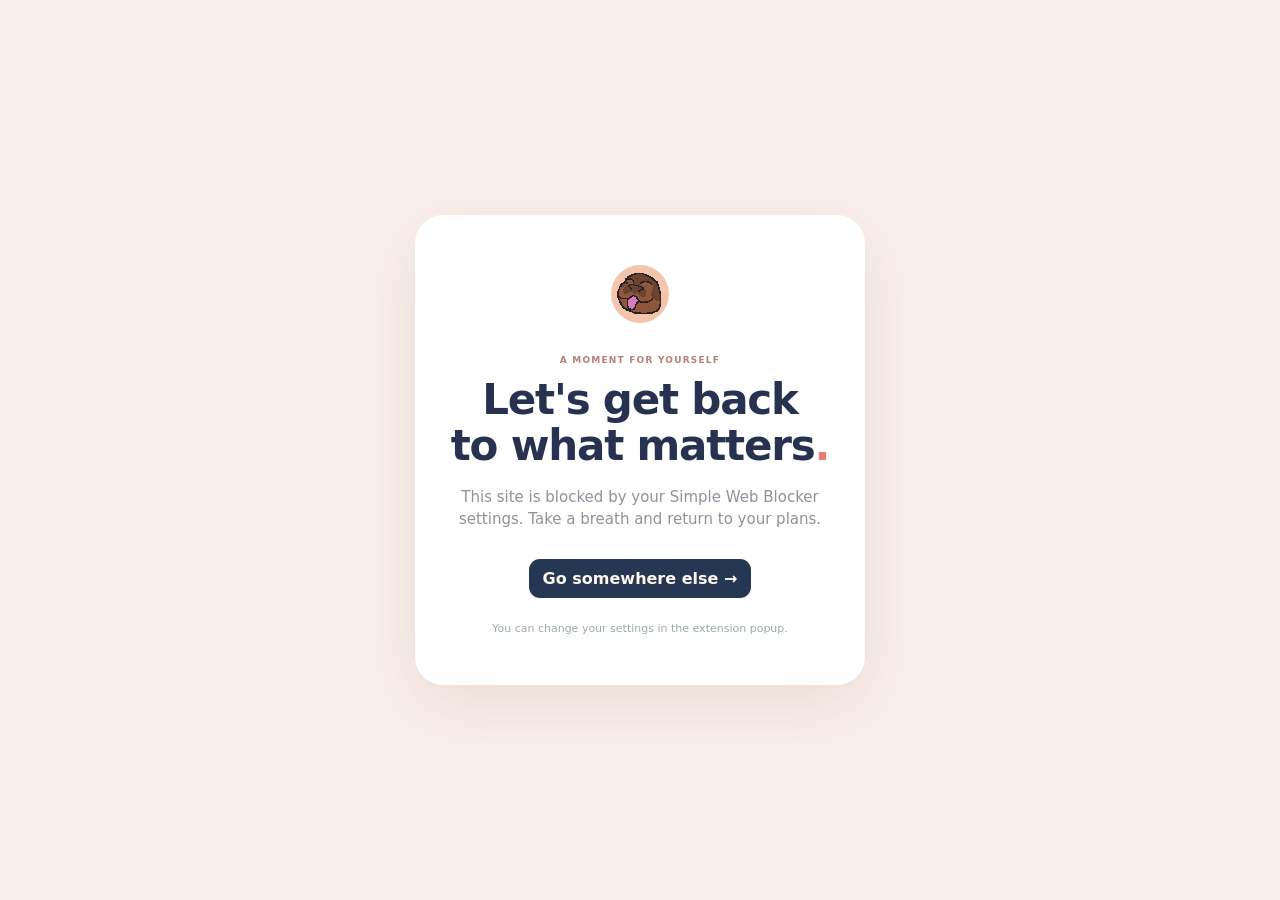
<file: src/blocked/index.html>
<!doctype html><html lang="en"><head><meta charset="utf-8"><meta name="viewport" content="width=device-width, initial-scale=1"><title>Time to focus</title><link rel="stylesheet" href="../styles/main.css"><link rel="stylesheet" href="../styles/pastel.css"></head><body class="blocked"><main class="blocked-card"><img class="blocked-icon mascot" src="../../assets/icons/logo.png" alt=""><span class="eyebrow">A MOMENT FOR YOURSELF</span><h1>Let's get back<br>to what matters<span>.</span></h1><p>This site is blocked by your Simple Web Blocker settings. Take a breath and return to your plans.</p><a class="primary link" href="https://www.google.com/">Go somewhere else →</a><small>You can change your settings in the extension popup.</small></main></body></html>
</file>
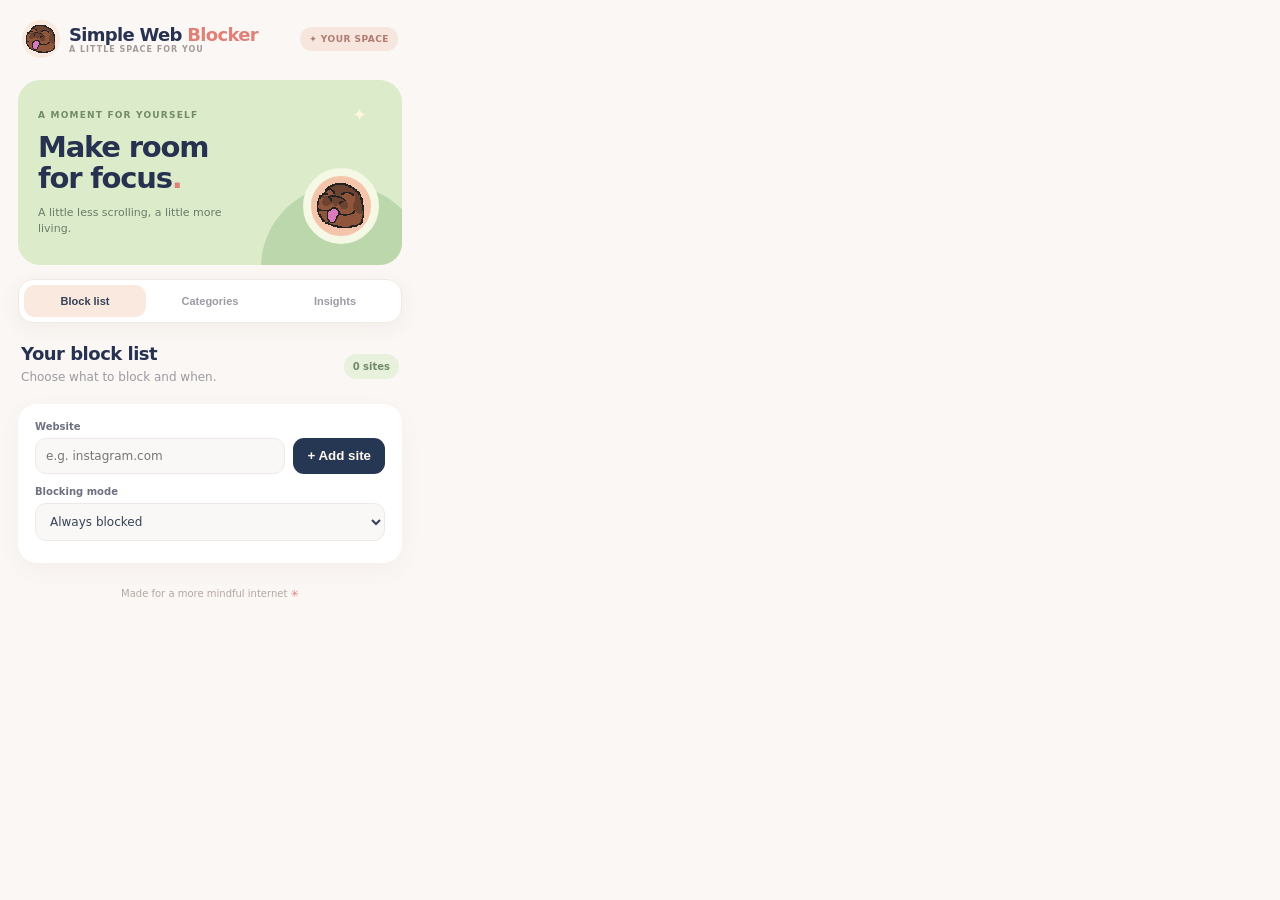
<file: src/popup/index.html>
<!doctype html><html lang="en"><head><meta charset="utf-8"><meta name="viewport" content="width=device-width, initial-scale=1"><title>Simple Web Blocker</title><link rel="stylesheet" href="../styles/main.css"><link rel="stylesheet" href="../styles/pastel.css"></head><body>
<header><div class="brand"><img class="logo mascot" src="../../assets/icons/logo.png" alt=""><div><strong>Simple Web <span>Blocker</span></strong><small>A LITTLE SPACE FOR YOU</small></div></div><span class="badge">✦ YOUR SPACE</span></header>
<main><div class="intro"><div><span class="eyebrow">A MOMENT FOR YOURSELF</span><h1>Make room<br>for focus<span>.</span></h1><p>A little less scrolling, a little more living.</p></div><div class="orb" aria-hidden="true"><img class="mascot" src="../../assets/icons/logo.png" alt=""></div></div>
<nav aria-label="Sections"><button class="nav active" data-view="sites">Block list</button><button class="nav" data-view="categories">Categories</button><button class="nav" data-view="insights">Insights</button></nav>
<section id="sites" class="view"><div class="section-title"><div><h2>Your block list</h2><p>Choose what to block and when.</p></div><span id="count" class="pill">0 sites</span></div>
<form id="ruleForm"><label for="domain">Website</label><div class="row"><input id="domain" placeholder="e.g. instagram.com" required><button class="primary" type="submit">+ Add site</button></div><div class="fields"><div><label for="mode">Blocking mode</label><select id="mode"><option value="always">Always blocked</option><option value="schedule">On a schedule</option><option value="limit">Daily time limit</option></select></div><div id="limitField" hidden><label for="minutes">Minutes per day</label><input id="minutes" type="number" min="1" max="1440" value="30"></div></div><div id="scheduleFields" hidden><div class="fields"><div><label for="start">From</label><input id="start" type="time" value="09:00"></div><div><label for="end">To</label><input id="end" type="time" value="17:00"></div></div><label>Repeat on</label><div id="days" class="days"></div></div><p id="message" role="status"></p></form><div id="siteList" class="list"></div></section>
<section id="categories" class="view" hidden><div class="section-title"><div><h2>Block by category</h2><p>Quick boundaries for common distractions.</p></div></div><p class="note">Each category blocks a small curated list, not every site in that category.</p><div id="categoryList" class="list"></div></section>
<section id="insights" class="view" hidden><div class="section-title"><div><h2>Your digital habits</h2><p>Approximate active browsing time, stored on this device.</p></div></div><div class="stat"><span>TODAY'S BROWSING</span><strong id="total">0 min</strong><small>Active tab in a focused browser window</small></div><h3>Last 7 days</h3><div id="chart" class="chart"></div><h3>Today by site</h3><div id="usageList" class="list"></div><button id="clearUsage" class="text-button">Clear usage history</button></section>
<footer>Made for a more mindful internet <span>✳</span></footer></main><script src="index.js"></script></body></html>
</file>
<file: src/styles/main.css>
:root{font-family:Inter,system-ui,-apple-system,"Segoe UI",sans-serif;color:#223531;background:#f3fbf7;font-synthesis:none}*{box-sizing:border-box}body{margin:0;width:420px}header{background:#fff;display:flex;align-items:center;justify-content:space-between;padding:18px 22px;border-bottom:1px solid #e4efea}.brand{display:flex;gap:10px;align-items:center}.logo,.blocked-icon{display:grid;place-items:center;background:#36bd8d;color:white;border-radius:12px;width:37px;height:37px;font-size:26px}.brand strong{font-size:18px;letter-spacing:-.7px}.brand strong span,h1 span,footer span{color:#32b989}.brand small{display:block;font-size:8px;letter-spacing:1.2px;color:#8ca29a;font-weight:700}.badge,.pill{font-size:10px;font-weight:800;color:#279b73;background:#e8f8f0;padding:7px 9px;border-radius:30px}.badge{letter-spacing:.7px}main{padding:20px 22px}.intro{display:flex;justify-content:space-between;align-items:center;padding:5px 0 20px}.eyebrow{font-size:9px;letter-spacing:1.5px;color:#38ae84;font-weight:800}h1{font-size:31px;letter-spacing:-1.4px;line-height:1.05;margin:9px 0}p{color:#82958e;font-size:12px;line-height:1.5;margin:4px 0}.orb{width:80px;height:80px;border-radius:50%;background:#d2f7e8;display:grid;place-items:center;color:#45c596;font-size:48px}nav{display:flex;gap:5px;border-bottom:1px solid #dcece4;margin-bottom:19px}.nav{border:0;background:none;padding:12px 13px;color:#83958e;cursor:pointer;font-weight:700;font-size:12px;border-bottom:2px solid transparent}.nav.active{color:#1e9d71;border-color:#32bd8d}.section-title{display:flex;align-items:center;justify-content:space-between;margin-bottom:16px}h2{font-size:18px;letter-spacing:-.5px;margin:0}h3{font-size:13px;margin:20px 0 10px}form,.stat{background:#fff;border:1px solid #e5efe9;border-radius:14px;padding:15px;box-shadow:0 8px 22px #1b5c3b0b}label{display:block;font-size:10px;font-weight:750;color:#657d72;margin:0 0 6px}.row,.fields{display:flex;gap:8px}.fields{margin-top:12px}.fields>div{flex:1;min-width:0}input:not([type=checkbox]),select{width:100%;border:1px solid #dce9e2;background:#fafdfa;border-radius:8px;padding:10px;color:#2c4339;font:inherit;font-size:12px;outline:none}input:focus,select:focus{border-color:#37bf90}.primary{background:#31b987;color:white;border:0;border-radius:8px;padding:10px 14px;white-space:nowrap;font-weight:750;cursor:pointer}.primary:hover{background:#279f75}#message{color:#258d6a;margin:5px 0 0}.days{display:flex;gap:5px}.day{position:relative;border-radius:50%;background:#eef5f1;width:31px;height:31px;display:grid;place-items:center;cursor:pointer}.day:has(input:checked){background:#34bd8c;color:white}.day input{position:absolute;opacity:0}.list{margin-top:12px}.item{display:flex;align-items:center;gap:10px;background:#fff;border:1px solid #e5efe9;border-radius:12px;padding:11px;margin-bottom:8px}.site-icon{width:37px;height:37px;flex:none;display:grid;place-items:center;border-radius:10px;background:#eaf9f1;color:#2eaa7e;font-weight:800}.item-info{min-width:0;flex:1}.item-info strong{display:block;font-size:12px;overflow-wrap:anywhere}.item-info small{display:block;color:#91a29a;font-size:10px;margin-top:4px;overflow-wrap:anywhere}.remove,.text-button{border:0;background:none;color:#a0aea7;font-size:11px;cursor:pointer}.remove:hover,.text-button:hover{color:#d15f5f}.empty,.note{font-size:11px;color:#8da097;padding:14px;text-align:center}.note{text-align:left;background:#e5f8ef;border-radius:9px}.toggle{accent-color:#31b987;width:19px;height:19px}.stat span,.stat small{display:block;color:#8aa097;font-size:10px}.stat strong{display:block;font-size:29px;margin:6px 0}.chart{height:100px;display:flex;align-items:end;gap:12px;padding:6px 10px 0;border-bottom:1px solid #e0eee6}.bar-column{height:100%;flex:1;display:flex;align-items:center;flex-direction:column;justify-content:end}.bar{width:100%;max-width:25px;background:#47c596;border-radius:5px 5px 0 0}.bar-column small{font-size:9px;color:#91a29a;margin:5px}.usage-row{display:flex;justify-content:space-between;font-size:11px;padding:8px 2px;border-bottom:1px solid #edf3ef}footer{font-size:10px;color:#a2b3a9;margin-top:25px;text-align:center}.blocked{width:auto;min-height:100vh;display:grid;place-items:center;background:#effbf5}.blocked-card{max-width:510px;text-align:center;padding:50px 35px;background:white;border:1px solid #e3f1e9;border-radius:24px;box-shadow:0 20px 60px #164d2e12}.blocked-icon{margin:0 auto 25px;width:58px;height:58px;font-size:38px}.blocked h1{font-size:42px}.blocked p{font-size:15px;max-width:380px;margin:18px auto 28px}.link{display:inline-block;text-decoration:none}.blocked small{display:block;color:#9aaba2;margin-top:24px;font-size:11px}[hidden]{display:none!important}
</file>
<file: src/styles/pastel.css>
/* A soft, playful layer inspired by wellness dashboards. */
:root{color:#292c3b;background:#fbf7f4}body{background:#fbf7f4}header{background:#fbf7f4;border:0;padding:20px 22px 14px}.brand{gap:9px}.logo{border-radius:50%;background:#263250;color:#fff3da;width:38px;height:38px;font-size:22px}.brand strong{font-size:18px;color:#263250}.brand strong span,h1 span,footer span{color:#df8178}.brand small{color:#a59998;letter-spacing:1px}.badge{background:#f6e6dd;color:#af7b70;font-size:9px;letter-spacing:.5px}main{padding:8px 18px 18px}.intro{position:relative;overflow:hidden;min-height:164px;background:#dcebc9;border-radius:22px;padding:23px 20px;margin-bottom:14px}.intro:before{content:"";position:absolute;width:165px;height:165px;right:-24px;bottom:-85px;border-radius:50%;background:#bbd7ab}.intro:after{content:"✦";position:absolute;right:35px;top:24px;color:#fef7de;font-size:18px}.intro>div:first-child{position:relative;z-index:1}.eyebrow{color:#718b69;font-size:9px;letter-spacing:1.2px}h1{color:#263250;font-size:29px;letter-spacing:-1.2px;line-height:1.08;margin:10px 0}.intro p{color:#687d69;max-width:195px;font-size:11px}.orb{position:absolute;right:23px;bottom:21px;width:76px;height:76px;border:8px solid #f5f8e5;background:#f4c5aa;color:#fff8e8;font-size:36px;box-shadow:0 7px 0 #bbd7ab}.orb span{transform:rotate(-15deg)}nav{background:#fff;border:1px solid #f0e9e4;padding:5px;border-radius:15px;gap:3px;margin-bottom:20px;box-shadow:0 5px 20px #5f4c4210}.nav{flex:1;border:0;border-radius:11px;padding:10px 6px;color:#9a9ba5;font-size:11px}.nav.active{border:0;color:#344158;background:#f9e9df}.section-title{margin:0 3px 14px}h2{font-size:18px;color:#263250}h3{color:#374158}.section-title p{color:#9a9aa1}.pill{background:#e7f1dc;color:#718b69}form,.stat{border:0;background:#fff;border-radius:19px;padding:17px;box-shadow:0 7px 22px #7661550d}label{color:#6d7180;font-size:10px}input:not([type=checkbox]),select{background:#faf8f6;border-color:#eee9e6;border-radius:11px;color:#344158}input:focus,select:focus{border-color:#c7dcae}.primary{background:#263753;border-radius:11px;color:#fff8ee}.primary:hover{background:#435675}#message{color:#b66d68}.day{background:#f7f2ef;color:#85868c}.day:has(input:checked){background:#a7c990;color:#263753}.item{border:0;border-radius:16px;box-shadow:0 5px 18px #715b5010;padding:12px}.item:nth-child(4n+1) .site-icon{background:#f9dfd8;color:#ba776e}.item:nth-child(4n+2) .site-icon{background:#dceef0;color:#6c9ca2}.item:nth-child(4n+3) .site-icon{background:#f8e9ca;color:#aa8d59}.item:nth-child(4n+4) .site-icon{background:#e4efd8;color:#78996d}.site-icon{border-radius:12px}.item-info strong{color:#344158}.item-info small,.empty{color:#a3a1a5}.note{background:#f9e9df;color:#987e76;border-radius:13px}.toggle{accent-color:#98bf86}.stat{background:#dceef0}.stat span,.stat small{color:#748f98}.stat strong{color:#263753}.bar{background:#a6c994;border-radius:8px 8px 0 0}.chart{border-color:#ede6e1}.usage-row{border-color:#f1eae6}.blocked{background:#f9f0e9}.blocked-card{border:0;border-radius:28px;box-shadow:0 20px 65px #7c5f5020}.blocked-icon{background:#f4c5aa;color:#fff8ee;border-radius:50%}.blocked .eyebrow{color:#b48174}.blocked h1 span{color:#df8178}.blocked p{color:#8e929b}footer{color:#b3a7a2}
:is(img.mascot){object-fit:contain;image-rendering:pixelated}.brand img.mascot{background:#f9e9df;padding:2px}.orb img.mascot{width:100%;height:100%;padding:3px}.blocked-card img.mascot{padding:4px}
</file>
